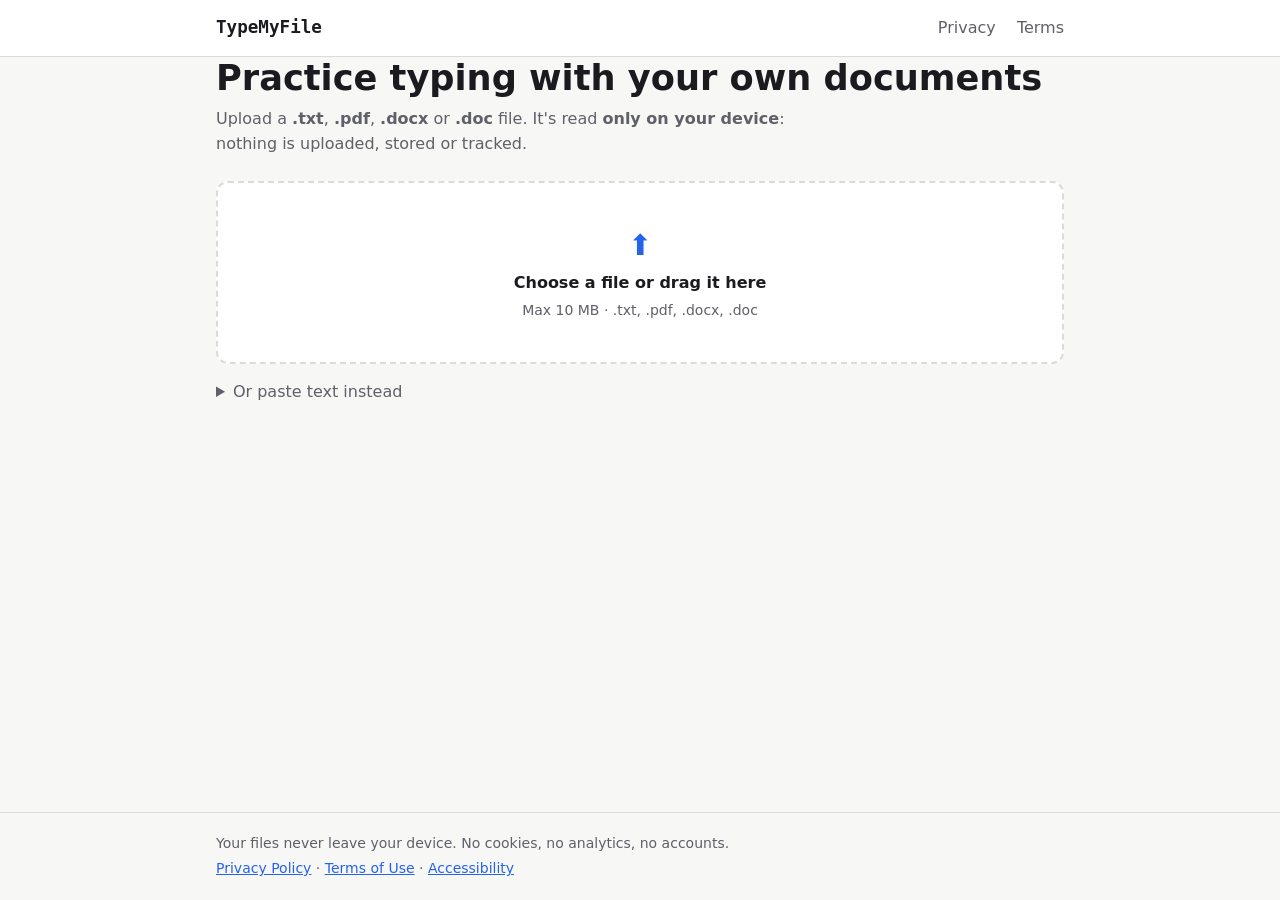
<file: site/index.html>
<!doctype html>
<html lang="en">
<head>
  <meta charset="utf-8">
  <meta name="viewport" content="width=device-width, initial-scale=1">
  <!-- Strict Content Security Policy: only files from this site may run. No inline scripts, no third parties. -->
  <meta http-equiv="Content-Security-Policy" content="default-src 'none'; script-src 'self'; worker-src 'self'; style-src 'self'; img-src 'self' data:; font-src 'self'; connect-src 'self'; base-uri 'none'; form-action 'none'">
  <meta name="referrer" content="no-referrer">
  <meta name="description" content="Turn your own documents into a typing test. Files are read in your browser and never uploaded.">
  <title>TypeMyFile – Typing Practice From Your Documents</title>
  <link rel="stylesheet" href="styles.css">
  <link rel="icon" href="data:image/svg+xml,%3Csvg xmlns='http://www.w3.org/2000/svg' viewBox='0 0 32 32'%3E%3Crect width='32' height='32' rx='7' fill='%232563eb'/%3E%3Ctext x='16' y='22' font-size='16' text-anchor='middle' fill='white' font-family='monospace'%3ET_%3C/text%3E%3C/svg%3E">
  <script src="vendor/mammoth.browser.min.js" defer></script>
  <script type="module" src="app.js"></script>
</head>
<body>
  <a class="skip-link" href="#main">Skip to main content</a>
  <header class="site-header">
    <div class="wrap">
      <a class="brand" href="index.html">TypeMyFile</a>
      <nav aria-label="Site">
        <a href="privacy.html">Privacy</a>
        <a href="terms.html">Terms</a>
      </nav>
    </div>
  </header>

  <main id="main" class="wrap">
    <!-- Step 1: upload -->
    <section id="upload-section" aria-labelledby="upload-heading">
      <h1 id="upload-heading">Practice typing with your own documents</h1>
      <p class="lede">Upload a <strong>.txt</strong>, <strong>.pdf</strong>, <strong>.docx</strong> or <strong>.doc</strong> file. It's read <strong>only on your device</strong>: nothing is uploaded, stored or tracked.</p>

      <label id="drop-zone" class="drop-zone" for="file-input">
        <input id="file-input" type="file" accept=".txt,.pdf,.doc,.docx,text/plain,application/pdf,application/msword,application/vnd.openxmlformats-officedocument.wordprocessingml.document">
        <span class="drop-icon" aria-hidden="true">⬆</span>
        <span class="drop-title">Choose a file or drag it here</span>
        <span class="drop-hint">Max 10 MB · .txt, .pdf, .docx, .doc</span>
      </label>

      <details class="paste-box">
        <summary>Or paste text instead</summary>
        <label for="paste-input" class="visually-hidden">Text to practise</label>
        <textarea id="paste-input" rows="5" maxlength="2000000" placeholder="Paste any text here…"></textarea>
        <button id="paste-go" class="btn" type="button">Use this text</button>
      </details>

      <p id="upload-status" class="status" role="status" aria-live="polite"></p>
    </section>

    <!-- Step 2: game -->
    <section id="game-section" aria-labelledby="game-heading" hidden>
      <div class="game-top">
        <h2 id="game-heading">
          <span id="file-name"></span>
          <span id="passage-label" class="muted"></span>
        </h2>
        <div class="controls">
          <label class="check"><input id="simplify" type="checkbox" checked> Simplify punctuation</label>
        </div>
      </div>

      <p id="game-note" class="notice small" role="status" hidden></p>

      <dl class="stats" aria-label="Live statistics">
        <div><dt>WPM</dt><dd id="stat-wpm">0</dd></div>
        <div><dt>Accuracy</dt><dd id="stat-acc">100%</dd></div>
        <div><dt>Time</dt><dd id="stat-time">0:00</dd></div>
        <div><dt>Progress</dt><dd id="stat-progress">0%</dd></div>
      </dl>

      <div class="text-wrap">
        <div id="text-box" class="text-box" aria-describedby="type-hint">
          <div id="text-display" class="text-display" aria-hidden="true"></div>
        </div>
        <!-- Kept outside the scrolling box so the browser never scrolls it to show the caret. -->
        <label for="type-input" class="visually-hidden">Type the text here</label>
        <textarea id="type-input" class="type-input" autocomplete="off" autocorrect="off" autocapitalize="off" spellcheck="false" aria-describedby="type-hint"></textarea>
      </div>
      <p id="type-hint" class="muted small" aria-live="polite"></p>
      <p id="passage-sr" class="visually-hidden" aria-live="off"></p>

      <div class="actions">
        <button id="btn-finish" class="btn" type="button">Finish &amp; see results</button>
        <button id="btn-restart" class="btn" type="button">Start over</button>
        <button id="btn-new-file" class="btn btn-ghost" type="button">Use another file</button>
      </div>

      <div id="results" class="results" hidden role="region" aria-labelledby="results-heading" tabindex="-1">
        <h3 id="results-heading">Your results</h3>
        <dl class="stats stats-big">
          <div><dt>Net WPM</dt><dd id="res-wpm"></dd></div>
          <div><dt>Raw WPM</dt><dd id="res-raw"></dd></div>
          <div><dt>Accuracy</dt><dd id="res-acc"></dd></div>
          <div><dt>Errors</dt><dd id="res-err"></dd></div>
          <div><dt>Time</dt><dd id="res-time"></dd></div>
        </dl>
        <p id="session-summary" class="muted"></p>
        <div class="actions">
          <button id="btn-continue" class="btn btn-primary" type="button">Keep typing</button>
          <button id="btn-again" class="btn" type="button">Start over</button>
        </div>
      </div>
    </section>
  </main>

  <footer class="site-footer">
    <div class="wrap">
      <p>Your files never leave your device. No cookies, no analytics, no accounts.</p>
      <p><a href="privacy.html">Privacy Policy</a> · <a href="terms.html">Terms of Use</a> · <a href="privacy.html#accessibility">Accessibility</a></p>
    </div>
  </footer>
</body>
</html>
</file>
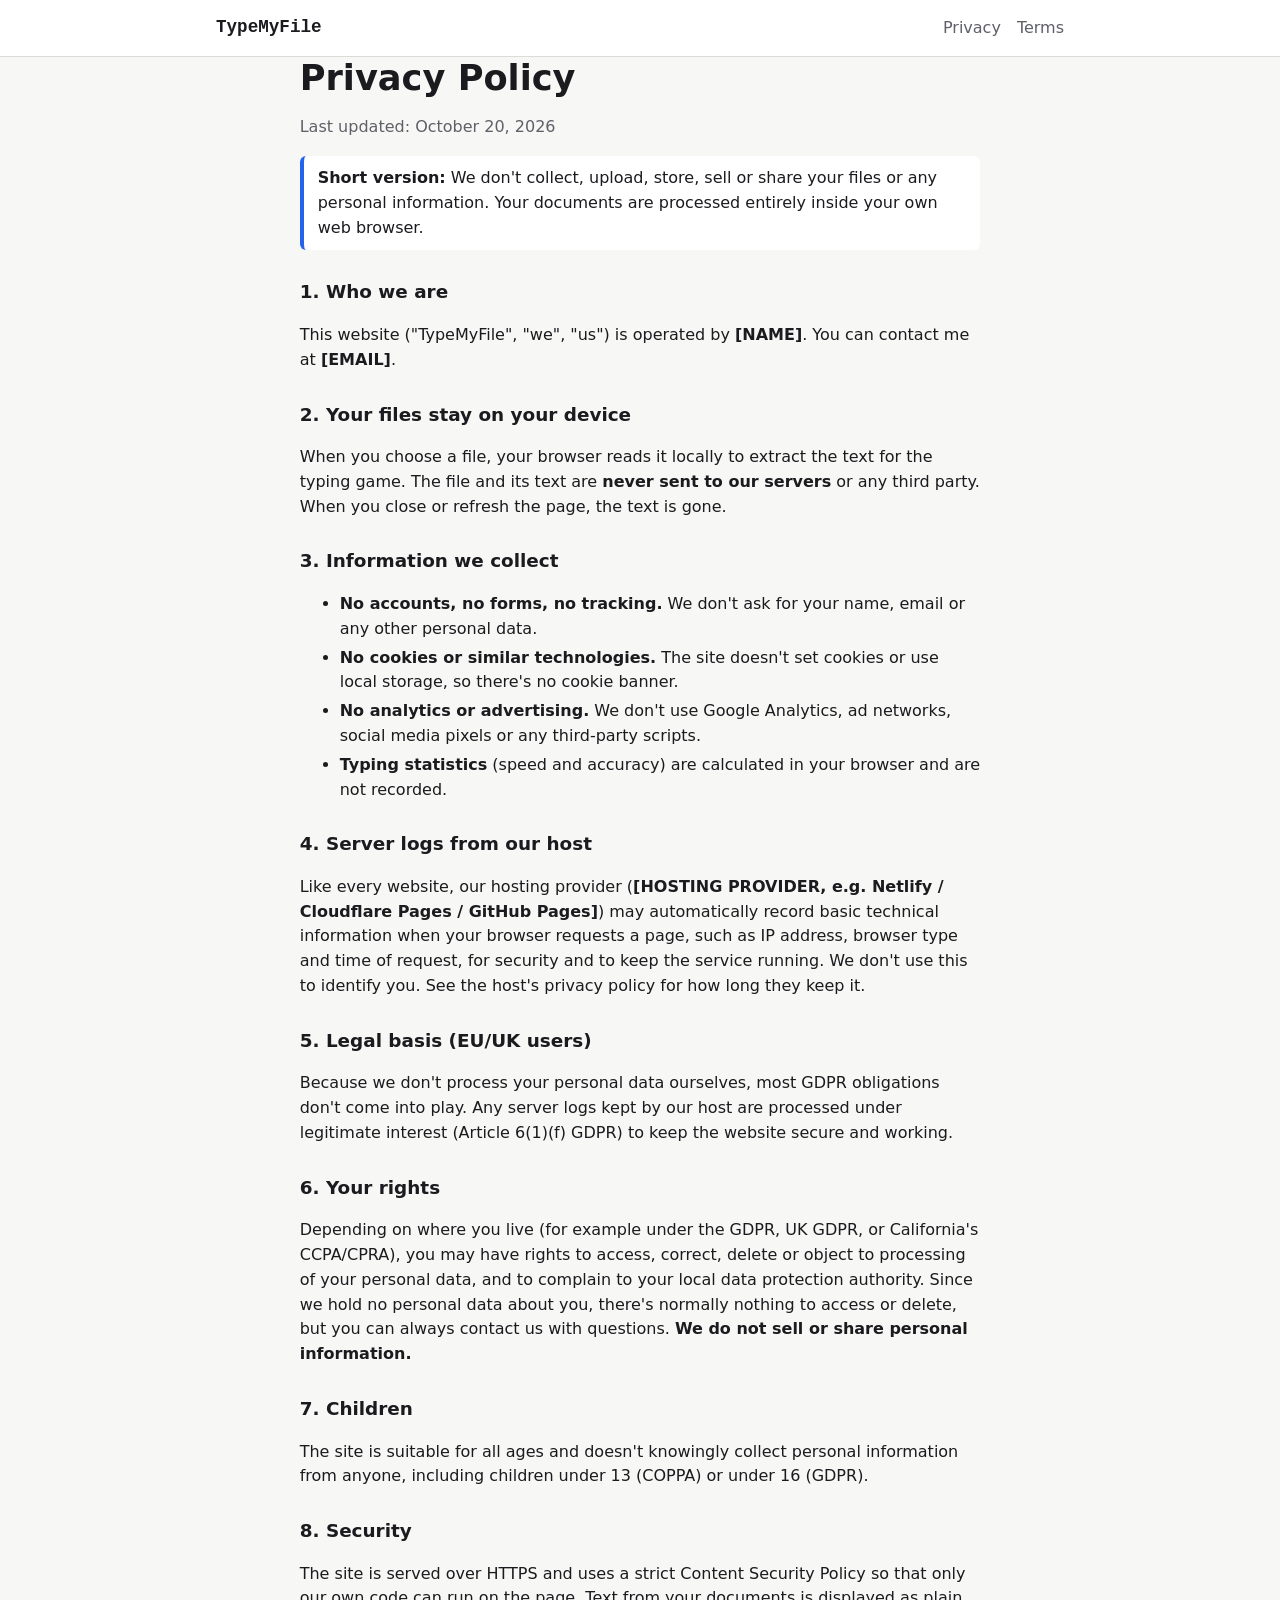
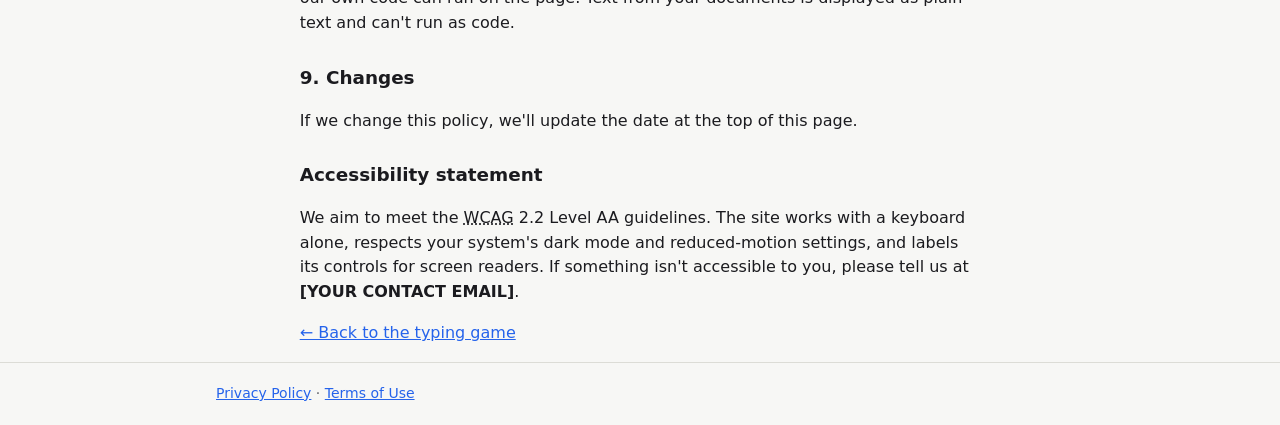
<file: site/privacy.html>
<!doctype html>
<html lang="en">
<head>
  <meta charset="utf-8">
  <meta name="viewport" content="width=device-width, initial-scale=1">
  <meta http-equiv="Content-Security-Policy" content="default-src 'none'; style-src 'self'; img-src 'self' data:; base-uri 'none'; form-action 'none'">
  <meta name="referrer" content="no-referrer">
  <title>Privacy Policy – TypeMyFile</title>
  <link rel="stylesheet" href="styles.css">
</head>
<body>
  <a class="skip-link" href="#main">Skip to main content</a>
  <header class="site-header">
    <div class="wrap">
      <a class="brand" href="index.html">TypeMyFile</a>
      <nav aria-label="Site"><a href="privacy.html" aria-current="page">Privacy</a><a href="terms.html">Terms</a></nav>
    </div>
  </header>

  <main id="main" class="wrap legal">
    <h1>Privacy Policy</h1>
    <p class="muted">Last updated: October 20, 2026</p>

    <p class="notice"><strong>Short version:</strong> We don't collect, upload, store, sell or share your files or any personal information. Your documents are processed entirely inside your own web browser.</p>

    <h2>1. Who we are</h2>
    <p>This website ("TypeMyFile", "we", "us") is operated by <strong>[NAME]</strong>. You can contact me at <strong>[EMAIL]</strong>.</p>

    <h2>2. Your files stay on your device</h2>
    <p>When you choose a file, your browser reads it locally to extract the text for the typing game. The file and its text are <strong>never sent to our servers</strong> or any third party. When you close or refresh the page, the text is gone.</p>

    <h2>3. Information we collect</h2>
    <ul>
      <li><strong>No accounts, no forms, no tracking.</strong> We don't ask for your name, email or any other personal data.</li>
      <li><strong>No cookies or similar technologies.</strong> The site doesn't set cookies or use local storage, so there's no cookie banner.</li>
      <li><strong>No analytics or advertising.</strong> We don't use Google Analytics, ad networks, social media pixels or any third-party scripts.</li>
      <li><strong>Typing statistics</strong> (speed and accuracy) are calculated in your browser and are not recorded.</li>
    </ul>

    <h2>4. Server logs from our host</h2>
    <p>Like every website, our hosting provider (<strong>[HOSTING PROVIDER, e.g. Netlify / Cloudflare Pages / GitHub Pages]</strong>) may automatically record basic technical information when your browser requests a page, such as IP address, browser type and time of request, for security and to keep the service running. We don't use this to identify you. See the host's privacy policy for how long they keep it.</p>

    <h2>5. Legal basis (EU/UK users)</h2>
    <p>Because we don't process your personal data ourselves, most GDPR obligations don't come into play. Any server logs kept by our host are processed under legitimate interest (Article 6(1)(f) GDPR) to keep the website secure and working.</p>

    <h2>6. Your rights</h2>
    <p>Depending on where you live (for example under the GDPR, UK GDPR, or California's CCPA/CPRA), you may have rights to access, correct, delete or object to processing of your personal data, and to complain to your local data protection authority. Since we hold no personal data about you, there's normally nothing to access or delete, but you can always contact us with questions. <strong>We do not sell or share personal information.</strong></p>

    <h2>7. Children</h2>
    <p>The site is suitable for all ages and doesn't knowingly collect personal information from anyone, including children under 13 (COPPA) or under 16 (GDPR).</p>

    <h2>8. Security</h2>
    <p>The site is served over HTTPS and uses a strict Content Security Policy so that only our own code can run on the page. Text from your documents is displayed as plain text and can't run as code.</p>

    <h2>9. Changes</h2>
    <p>If we change this policy, we'll update the date at the top of this page.</p>

    <h2 id="accessibility">Accessibility statement</h2>
    <p>We aim to meet the <abbr title="Web Content Accessibility Guidelines">WCAG</abbr> 2.2 Level AA guidelines. The site works with a keyboard alone, respects your system's dark mode and reduced-motion settings, and labels its controls for screen readers. If something isn't accessible to you, please tell us at <strong>[YOUR CONTACT EMAIL]</strong>.</p>

    <p><a href="index.html">← Back to the typing game</a></p>
  </main>

  <footer class="site-footer"><div class="wrap"><p><a href="privacy.html">Privacy Policy</a> · <a href="terms.html">Terms of Use</a></p></div></footer>
</body>
</html>
</file>
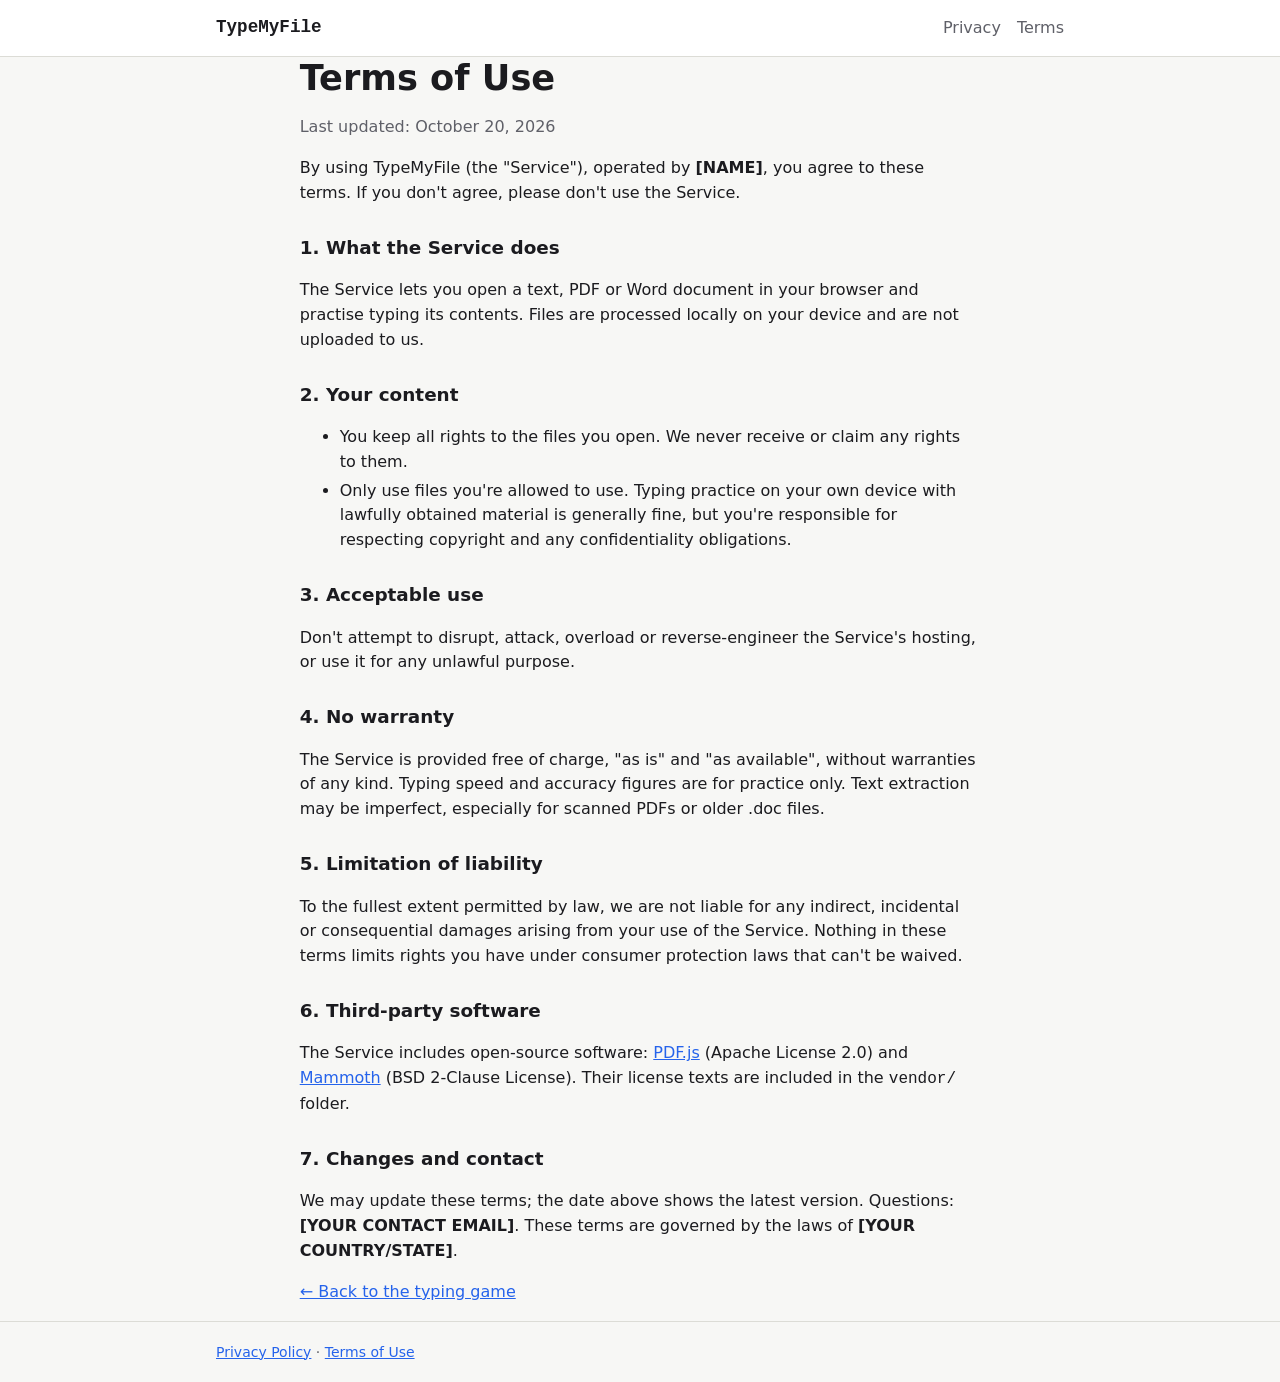
<file: site/terms.html>
<!doctype html>
<html lang="en">
<head>
  <meta charset="utf-8">
  <meta name="viewport" content="width=device-width, initial-scale=1">
  <meta http-equiv="Content-Security-Policy" content="default-src 'none'; style-src 'self'; img-src 'self' data:; base-uri 'none'; form-action 'none'">
  <meta name="referrer" content="no-referrer">
  <title>Terms of Use – TypeMyFile</title>
  <link rel="stylesheet" href="styles.css">
</head>
<body>
  <a class="skip-link" href="#main">Skip to main content</a>
  <header class="site-header">
    <div class="wrap">
      <a class="brand" href="index.html">TypeMyFile</a>
      <nav aria-label="Site"><a href="privacy.html">Privacy</a><a href="terms.html" aria-current="page">Terms</a></nav>
    </div>
  </header>

  <main id="main" class="wrap legal">
    <h1>Terms of Use</h1>
    <p class="muted">Last updated: October 20, 2026</p>

    <p>By using TypeMyFile (the "Service"), operated by <strong>[NAME]</strong>, you agree to these terms. If you don't agree, please don't use the Service.</p>

    <h2>1. What the Service does</h2>
    <p>The Service lets you open a text, PDF or Word document in your browser and practise typing its contents. Files are processed locally on your device and are not uploaded to us.</p>

    <h2>2. Your content</h2>
    <ul>
      <li>You keep all rights to the files you open. We never receive or claim any rights to them.</li>
      <li>Only use files you're allowed to use. Typing practice on your own device with lawfully obtained material is generally fine, but you're responsible for respecting copyright and any confidentiality obligations.</li>
    </ul>

    <h2>3. Acceptable use</h2>
    <p>Don't attempt to disrupt, attack, overload or reverse-engineer the Service's hosting, or use it for any unlawful purpose.</p>

    <h2>4. No warranty</h2>
    <p>The Service is provided free of charge, "as is" and "as available", without warranties of any kind. Typing speed and accuracy figures are for practice only. Text extraction may be imperfect, especially for scanned PDFs or older .doc files.</p>

    <h2>5. Limitation of liability</h2>
    <p>To the fullest extent permitted by law, we are not liable for any indirect, incidental or consequential damages arising from your use of the Service. Nothing in these terms limits rights you have under consumer protection laws that can't be waived.</p>

    <h2>6. Third-party software</h2>
    <p>The Service includes open-source software: <a href="https://github.com/mozilla/pdf.js" rel="noopener noreferrer">PDF.js</a> (Apache License 2.0) and <a href="https://github.com/mwilliamson/mammoth.js" rel="noopener noreferrer">Mammoth</a> (BSD 2-Clause License). Their license texts are included in the <code>vendor/</code> folder.</p>

    <h2>7. Changes and contact</h2>
    <p>We may update these terms; the date above shows the latest version. Questions: <strong>[YOUR CONTACT EMAIL]</strong>. These terms are governed by the laws of <strong>[YOUR COUNTRY/STATE]</strong>.</p>

    <p><a href="index.html">← Back to the typing game</a></p>
  </main>

  <footer class="site-footer"><div class="wrap"><p><a href="privacy.html">Privacy Policy</a> · <a href="terms.html">Terms of Use</a></p></div></footer>
</body>
</html>
</file>
<file: site/styles.css>
:root {
  --bg: #f7f7f5;
  --surface: #ffffff;
  --text: #1b1b1f;
  --muted: #5f6068;
  --border: #dcdcd6;
  --accent: #2563eb;
  --accent-text: #ffffff;
  --ok: #15803d;
  --bad: #b91c1c;
  --bad-bg: #fee2e2;
  --cur: #2563eb;
  --pending: #8a8b93;
  --radius: 12px;
  --mono: ui-monospace, "Cascadia Mono", "SF Mono", Menlo, Consolas, monospace;
  --sans: system-ui, -apple-system, "Segoe UI", Roboto, sans-serif;
  color-scheme: light;
}

@media (prefers-color-scheme: dark) {
  :root {
    --bg: #121316;
    --surface: #1b1c21;
    --text: #ececef;
    --muted: #a1a2ab;
    --border: #33343c;
    --accent: #5b8cff;
    --accent-text: #0b0c10;
    --ok: #4ade80;
    --bad: #f87171;
    --bad-bg: #451a1a;
    --cur: #5b8cff;
    --pending: #7d7e88;
    color-scheme: dark;
  }
}

* { box-sizing: border-box; }

html, body { margin: 0; }

body {
  background: var(--bg);
  color: var(--text);
  font: 16px/1.55 var(--sans);
  min-height: 100vh;
  display: flex;
  flex-direction: column;
}

a { color: var(--accent); }

.wrap { width: 100%; max-width: 880px; margin: 0 auto; padding: 0 16px; }

.skip-link {
  position: absolute; left: -9999px; top: 8px;
  background: var(--surface); padding: 8px 12px; border-radius: 8px; z-index: 10;
}
.skip-link:focus { left: 8px; }

.visually-hidden {
  position: absolute !important; width: 1px; height: 1px; overflow: hidden;
  clip: rect(0 0 0 0); clip-path: inset(50%); white-space: nowrap;
}

.site-header { border-bottom: 1px solid var(--border); background: var(--surface); }
.site-header .wrap { display: flex; align-items: center; justify-content: space-between; height: 56px; }
.brand { font-weight: 700; font-family: var(--mono); color: var(--text); text-decoration: none; font-size: 1.1rem; }
.site-header nav a { margin-left: 16px; color: var(--muted); text-decoration: none; }
.site-header nav a:hover { color: var(--text); }

main { flex: 1; padding-top: 32px; padding-bottom: 48px; }

h1 { font-size: clamp(1.6rem, 4vw, 2.2rem); line-height: 1.2; margin: 0 0 8px; text-wrap: balance; }
h2 { font-size: 1.15rem; margin: 0; }
.lede { color: var(--muted); margin: 0 0 24px; max-width: 60ch; }
.muted { color: var(--muted); }
.small { font-size: .875rem; }

.drop-zone {
  display: flex; flex-direction: column; align-items: center; gap: 4px;
  padding: 40px 16px; border: 2px dashed var(--border); border-radius: var(--radius);
  background: var(--surface); cursor: pointer; text-align: center;
  transition: border-color .15s, background .15s;
}
.drop-zone:hover, .drop-zone.drag, .drop-zone:focus-within { border-color: var(--accent); }
.drop-zone input { position: absolute; opacity: 0; width: 1px; height: 1px; }
.drop-icon { font-size: 1.8rem; color: var(--accent); }
.drop-title { font-weight: 600; }
.drop-hint { color: var(--muted); font-size: .875rem; }

.paste-box { margin-top: 16px; }
.paste-box summary { cursor: pointer; color: var(--muted); }
.paste-box textarea {
  display: block; width: 100%; margin: 8px 0; padding: 10px;
  border: 1px solid var(--border); border-radius: 8px;
  background: var(--surface); color: var(--text); font: inherit; resize: vertical;
}

.status { min-height: 1.5em; margin-top: 16px; color: var(--muted); }
.status.error { color: var(--bad); font-weight: 600; }

.btn {
  font: inherit; font-size: .925rem; padding: 8px 14px; border-radius: 8px; cursor: pointer;
  border: 1px solid var(--border); background: var(--surface); color: var(--text);
}
.btn:hover:not(:disabled) { border-color: var(--accent); }
.btn:disabled { opacity: .45; cursor: default; }
.btn-primary { background: var(--accent); color: var(--accent-text); border-color: var(--accent); font-weight: 600; }
.btn-ghost { background: transparent; }

:focus-visible { outline: 3px solid var(--accent); outline-offset: 2px; }

.game-top { display: flex; flex-wrap: wrap; gap: 12px 24px; align-items: center; justify-content: space-between; margin-bottom: 16px; }
.game-top h2 { overflow-wrap: anywhere; }
.controls { display: flex; flex-wrap: wrap; gap: 8px 16px; align-items: center; font-size: .9rem; color: var(--muted); }
.controls select { font: inherit; margin-left: 6px; padding: 4px 6px; border-radius: 6px; border: 1px solid var(--border); background: var(--surface); color: var(--text); }
.check { display: inline-flex; gap: 6px; align-items: center; }

.stats { display: grid; grid-template-columns: repeat(4, 1fr); gap: 8px; margin: 0 0 16px; }
.stats div { background: var(--surface); border: 1px solid var(--border); border-radius: 10px; padding: 10px 12px; }
.stats dt { font-size: .75rem; text-transform: uppercase; letter-spacing: .05em; color: var(--muted); }
.stats dd { margin: 0; font: 600 1.5rem/1.2 var(--mono); font-variant-numeric: tabular-nums; }
.stats-big { grid-template-columns: repeat(5, 1fr); }

.text-wrap { position: relative; }
.text-box {
  position: relative; background: var(--surface); border: 1px solid var(--border);
  border-radius: var(--radius); padding: 20px; cursor: text;
  max-height: clamp(200px, 45vh, 420px); overflow-y: auto; overscroll-behavior: contain;
}
.text-box.focused { border-color: var(--accent); box-shadow: 0 0 0 3px color-mix(in srgb, var(--accent) 25%, transparent); }
.text-display { font: 1.25rem/1.9 var(--mono); white-space: pre-wrap; overflow-wrap: break-word; color: var(--pending); user-select: none; }
.ch.ok { color: var(--text); }
.ch.bad { color: var(--bad); background: var(--bad-bg); border-radius: 2px; }
.ch.cur { box-shadow: inset 2px 0 0 var(--cur); }
.text-box:not(.focused) .ch.cur { box-shadow: none; }
@media (prefers-reduced-motion: no-preference) {
  .text-box.focused .ch.cur { animation: blink 1s step-end infinite; }
  @keyframes blink { 50% { box-shadow: inset 2px 0 0 transparent; } }
}
.type-input {
  position: absolute; top: 0; left: 0; width: 1px; height: 1px; opacity: 0;
  border: 0; padding: 0; resize: none; overflow: hidden;
}

.actions { display: flex; flex-wrap: wrap; gap: 8px; margin-top: 12px; }

.results { margin-top: 24px; padding: 20px; background: var(--surface); border: 1px solid var(--accent); border-radius: var(--radius); }
.results h3 { margin: 0 0 12px; }

.site-footer { border-top: 1px solid var(--border); color: var(--muted); font-size: .875rem; padding: 16px 0; }
.site-footer p { margin: 4px 0; }

/* Legal pages */
.legal { max-width: 70ch; }
.legal h1 { margin-bottom: 4px; }
.legal h2 { margin-top: 28px; margin-bottom: 8px; }
.legal li { margin-bottom: 4px; }
.notice { background: var(--surface); border-left: 4px solid var(--accent); padding: 10px 14px; border-radius: 6px; }

@media (max-width: 640px) {
  .stats { grid-template-columns: repeat(2, 1fr); }
  .stats-big { grid-template-columns: repeat(2, 1fr); }
  .text-display { font-size: 1.05rem; }
  .text-box { padding: 14px; }
}
</file>
